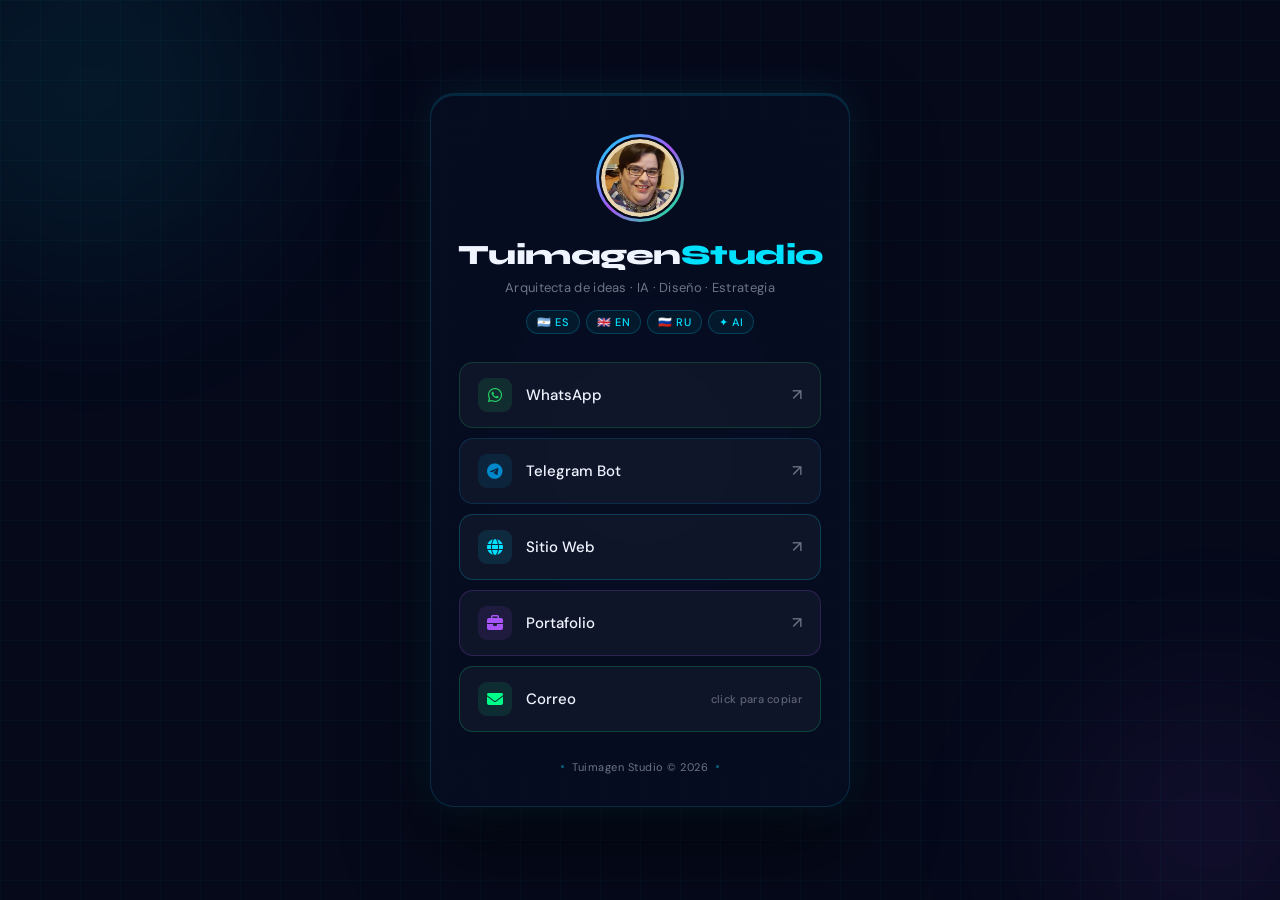
<file: index.html>
<!DOCTYPE html>
<html lang="es">
<head>
  <meta charset="UTF-8" />
  <meta name="viewport" content="width=device-width, initial-scale=1.0" />
  <title>Tuimagen Studio · Link in Bio</title>

  <!-- Google Fonts: Syne (display) + DM Sans (body) -->
  <link rel="preconnect" href="https://fonts.googleapis.com" />
  <link rel="preconnect" href="https://fonts.gstatic.com" crossorigin />
  <link href="https://fonts.googleapis.com/css2?family=Syne:wght@700;800&family=DM+Sans:wght@400;500&display=swap" rel="stylesheet" />

  <!-- Font Awesome for icons -->
  <link rel="stylesheet" href="https://cdnjs.cloudflare.com/ajax/libs/font-awesome/6.5.0/css/all.min.css" />

  <link rel="stylesheet" href="styles.css" />
</head>
<body>

  <!-- ✦ Fondo animado con partículas -->
  <div class="bg-grid"></div>
  <div class="orb orb-1"></div>
  <div class="orb orb-2"></div>
  <div class="orb orb-3"></div>

  <!-- ✦ Tarjeta principal -->
  <main class="card-wrapper">
    <div class="card">

      <!-- Logo / Avatar -->
      <div class="avatar-ring">
        <div class="avatar">
          <img src="LOGO.png" alt="Tuimagen Studio" />
        </div>
      </div>

      <!-- Nombre y tagline -->
      <h1 class="name">Tuimagen<span class="accent">Studio</span></h1>
      <p class="tagline">Arquitecta de ideas · IA · Diseño · Estrategia</p>

      <!-- Tags de identidad -->
      <div class="tags">
        <span class="tag">🇦🇷 ES</span>
        <span class="tag">🇬🇧 EN</span>
        <span class="tag">🇷🇺 RU</span>
        <span class="tag">✦ AI</span>
      </div>

      <!-- ✦ Botones de links -->
      <nav class="links" aria-label="Links de contacto y recursos">

        <!-- WhatsApp -->
        <!-- ✏️ Reemplazá el número con tu número real (sin + ni espacios) -->
        <a href="https://wa.me/79098745709" class="btn btn-whatsapp" target="_blank" rel="noopener">
          <span class="btn-icon"><i class="fa-brands fa-whatsapp"></i></span>
          <span class="btn-label">WhatsApp</span>
          <span class="btn-arrow">↗</span>
        </a>

        <!-- Telegram Bot -->
        <!-- ✏️ Reemplazá con tu username de bot -->
        <a href="https://t.me/TuimagenuevastudioIA_bot" class="btn btn-telegram" target="_blank" rel="noopener">
          <span class="btn-icon"><i class="fa-brands fa-telegram"></i></span>
          <span class="btn-label">Telegram Bot</span>
          <span class="btn-arrow">↗</span>
        </a>

        <!-- Sitio Web -->
        <!-- ✏️ Reemplazá con tu URL -->
        <a href="https://tuimagenstudios.github.io" class="btn btn-web" target="_blank" rel="noopener">
          <span class="btn-icon"><i class="fa-solid fa-globe"></i></span>
          <span class="btn-label">Sitio Web</span>
          <span class="btn-arrow">↗</span>
        </a>

        <!-- Portafolio -->
        <!-- ✏️ Reemplazá con el link de tu portafolio -->
        <a href="https://tuimagenstudio.netlify.app" class="btn btn-portfolio" target="_blank" rel="noopener">
          <span class="btn-icon"><i class="fa-solid fa-briefcase"></i></span>
          <span class="btn-label">Portafolio</span>
          <span class="btn-arrow">↗</span>
        </a>

        <!-- Correo (con copia al portapapeles) -->
        <!-- ✏️ Reemplazá con tu email real -->
        <button class="btn btn-email" data-email="hola@tuimagen.com" onclick="copyEmail(this)">
          <span class="btn-icon"><i class="fa-solid fa-envelope"></i></span>
          <span class="btn-label">Correo</span>
          <span class="btn-copy-hint">click para copiar</span>
        </button>

      </nav>

      <!-- Footer de la tarjeta -->
      <footer class="card-footer">
        <span class="footer-dot"></span>
        <span>Tuimagen Studio © 2026</span>
        <span class="footer-dot"></span>
      </footer>

    </div>
  </main>

  <!-- Toast de confirmación al copiar email -->
  <div class="toast" id="toast">✓ Email copiado al portapapeles</div>

  <script src="script.js"></script>
</body>
</html>
</file>
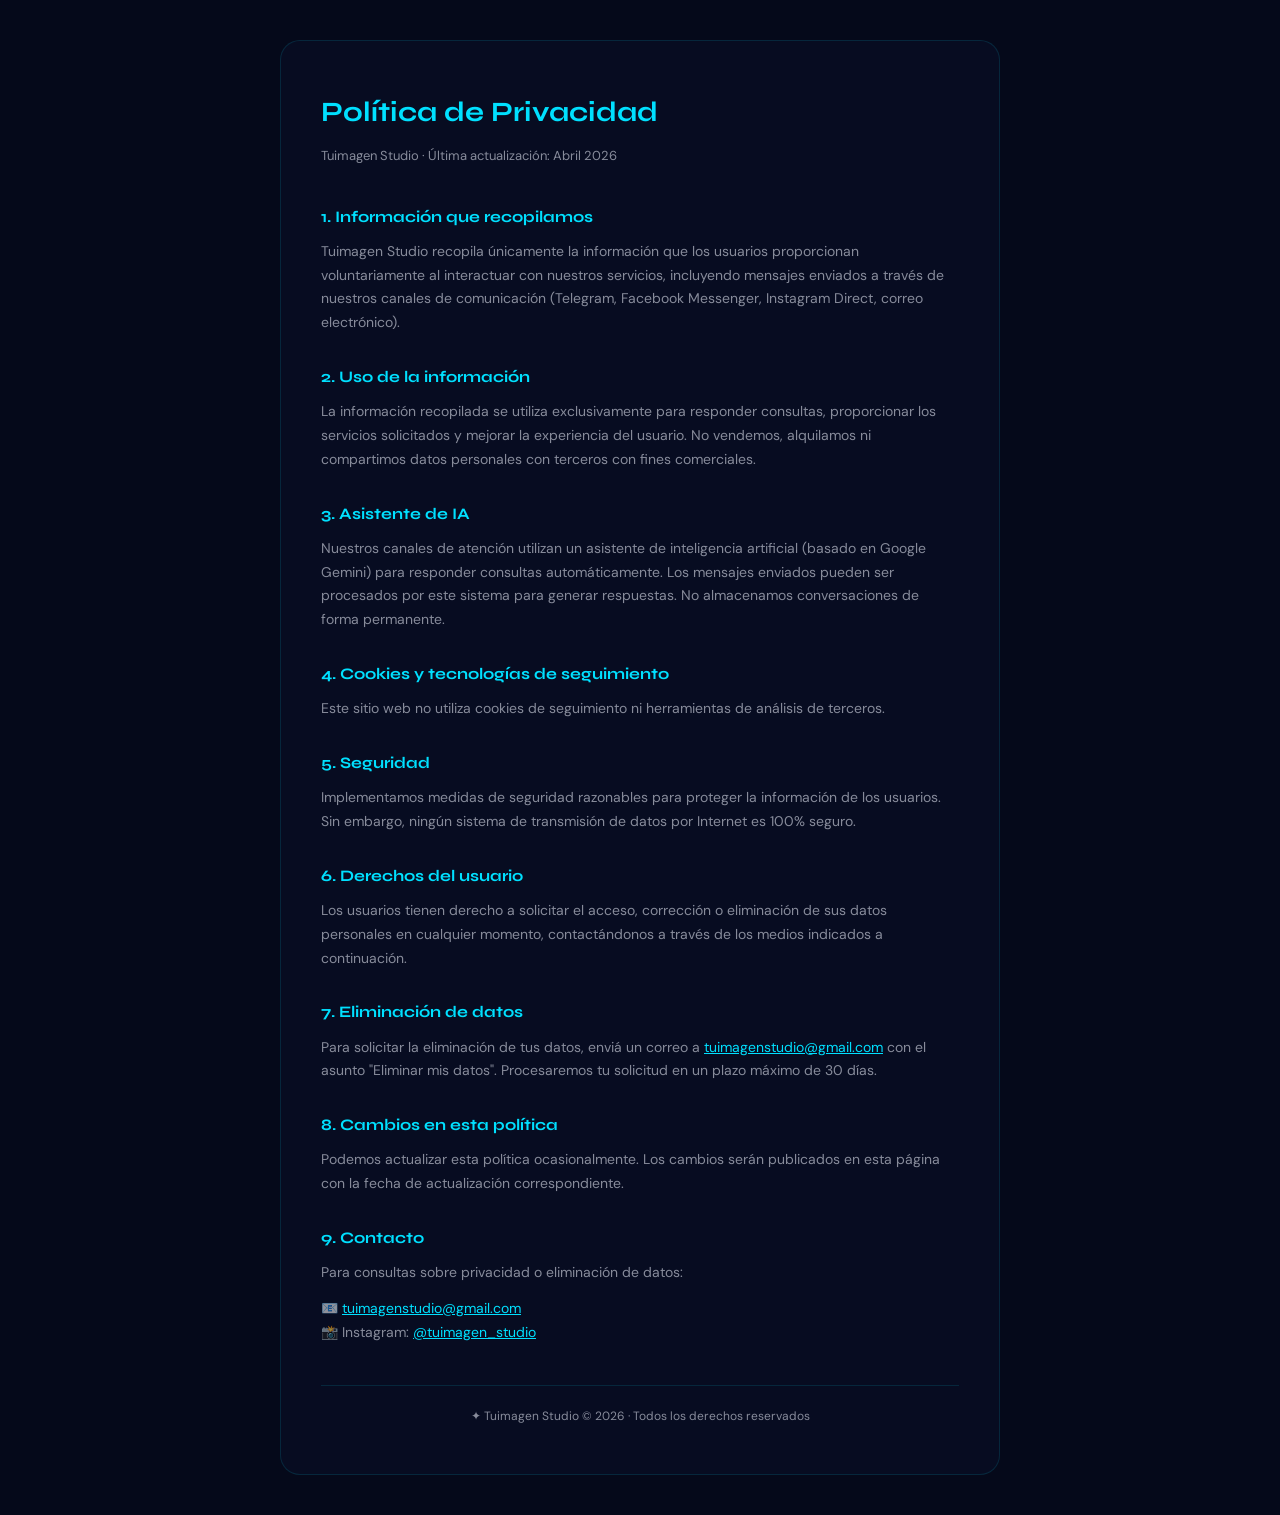
<file: privacy.html>
<!DOCTYPE html>
<html lang="es">
<head>
  <meta charset="UTF-8" />
  <meta name="viewport" content="width=device-width, initial-scale=1.0" />
  <title>Política de Privacidad · Tuimagen Studio</title>
  <link href="https://fonts.googleapis.com/css2?family=DM+Sans:wght@400;500&family=Syne:wght@700&display=swap" rel="stylesheet" />
  <style>
    :root {
      --bg: #05091a;
      --card: rgba(8,14,35,0.9);
      --cyan: #00e0ff;
      --white: #f0f4ff;
      --muted: rgba(240,244,255,0.55);
      --border: rgba(0,224,255,0.12);
    }
    * { box-sizing: border-box; margin: 0; padding: 0; }
    body {
      background: var(--bg);
      color: var(--white);
      font-family: 'DM Sans', sans-serif;
      padding: 40px 20px;
      line-height: 1.7;
    }
    .container {
      max-width: 720px;
      margin: 0 auto;
      background: var(--card);
      border: 1px solid var(--border);
      border-radius: 20px;
      padding: 48px 40px;
    }
    h1 {
      font-family: 'Syne', sans-serif;
      font-size: 28px;
      color: var(--cyan);
      margin-bottom: 8px;
    }
    .subtitle {
      color: var(--muted);
      font-size: 13px;
      margin-bottom: 36px;
    }
    h2 {
      font-family: 'Syne', sans-serif;
      font-size: 16px;
      color: var(--cyan);
      margin: 28px 0 10px;
    }
    p { color: var(--muted); margin-bottom: 12px; font-size: 14px; }
    a { color: var(--cyan); }
    .footer {
      margin-top: 40px;
      padding-top: 20px;
      border-top: 1px solid var(--border);
      font-size: 12px;
      color: var(--muted);
      text-align: center;
    }
    @media (max-width: 480px) {
      .container { padding: 32px 20px; }
    }
  </style>
</head>
<body>
  <div class="container">
    <h1>Política de Privacidad</h1>
    <p class="subtitle">Tuimagen Studio · Última actualización: Abril 2026</p>

    <h2>1. Información que recopilamos</h2>
    <p>Tuimagen Studio recopila únicamente la información que los usuarios proporcionan voluntariamente al interactuar con nuestros servicios, incluyendo mensajes enviados a través de nuestros canales de comunicación (Telegram, Facebook Messenger, Instagram Direct, correo electrónico).</p>

    <h2>2. Uso de la información</h2>
    <p>La información recopilada se utiliza exclusivamente para responder consultas, proporcionar los servicios solicitados y mejorar la experiencia del usuario. No vendemos, alquilamos ni compartimos datos personales con terceros con fines comerciales.</p>

    <h2>3. Asistente de IA</h2>
    <p>Nuestros canales de atención utilizan un asistente de inteligencia artificial (basado en Google Gemini) para responder consultas automáticamente. Los mensajes enviados pueden ser procesados por este sistema para generar respuestas. No almacenamos conversaciones de forma permanente.</p>

    <h2>4. Cookies y tecnologías de seguimiento</h2>
    <p>Este sitio web no utiliza cookies de seguimiento ni herramientas de análisis de terceros.</p>

    <h2>5. Seguridad</h2>
    <p>Implementamos medidas de seguridad razonables para proteger la información de los usuarios. Sin embargo, ningún sistema de transmisión de datos por Internet es 100% seguro.</p>

    <h2>6. Derechos del usuario</h2>
    <p>Los usuarios tienen derecho a solicitar el acceso, corrección o eliminación de sus datos personales en cualquier momento, contactándonos a través de los medios indicados a continuación.</p>

    <h2>7. Eliminación de datos</h2>
    <p>Para solicitar la eliminación de tus datos, enviá un correo a <a href="mailto:tuimagenstudio@gmail.com">tuimagenstudio@gmail.com</a> con el asunto "Eliminar mis datos". Procesaremos tu solicitud en un plazo máximo de 30 días.</p>

    <h2>8. Cambios en esta política</h2>
    <p>Podemos actualizar esta política ocasionalmente. Los cambios serán publicados en esta página con la fecha de actualización correspondiente.</p>

    <h2>9. Contacto</h2>
    <p>Para consultas sobre privacidad o eliminación de datos:</p>
    <p>📧 <a href="mailto:tuimagenstudio@gmail.com">tuimagenstudio@gmail.com</a><br/>
    📸 Instagram: <a href="https://www.instagram.com/tuimagen_studio" target="_blank">@tuimagen_studio</a></p>

    <div class="footer">
      ✦ Tuimagen Studio © 2026 · Todos los derechos reservados
    </div>
  </div>
</body>
</html>
</file>
<file: styles.css>
/* ============================================
   TUIMAGEN STUDIO · Link in Bio Card
   Paleta: #05091a (fondo) · #00e0ff (cyan)
           #00ff88 (verde) · #a855f7 (violeta)
   Fuentes: Syne 700/800 · DM Sans 400/500
   ============================================ */

/* ── Variables de diseño ── */
:root {
  --bg:         #05091a;
  --card-bg:    rgba(8, 14, 35, 0.85);
  --border:     rgba(0, 224, 255, 0.15);
  --cyan:       #00e0ff;
  --green:      #00ff88;
  --violet:     #a855f7;
  --white:      #f0f4ff;
  --muted:      rgba(240, 244, 255, 0.45);
  --font-display: 'Syne', sans-serif;
  --font-body:    'DM Sans', sans-serif;
  --radius-card:  24px;
  --radius-btn:   14px;
  --shadow-glow:  0 0 40px rgba(0, 224, 255, 0.08);
}

/* ── Reset base ── */
*, *::before, *::after {
  box-sizing: border-box;
  margin: 0;
  padding: 0;
}

html, body {
  height: 100%;
  min-height: 100dvh;
}

body {
  background-color: var(--bg);
  color: var(--white);
  font-family: var(--font-body);
  display: flex;
  align-items: center;
  justify-content: center;
  padding: 24px 16px;
  overflow-x: hidden;
  -webkit-font-smoothing: antialiased;
}

/* ── Fondo: grid sutil ── */
.bg-grid {
  position: fixed;
  inset: 0;
  background-image:
    linear-gradient(rgba(0, 224, 255, 0.03) 1px, transparent 1px),
    linear-gradient(90deg, rgba(0, 224, 255, 0.03) 1px, transparent 1px);
  background-size: 40px 40px;
  pointer-events: none;
  z-index: 0;
}

/* ── Orbes de luz ambiental ── */
.orb {
  position: fixed;
  border-radius: 50%;
  filter: blur(80px);
  pointer-events: none;
  z-index: 0;
  animation: orb-drift 12s ease-in-out infinite alternate;
}
.orb-1 {
  width: 380px; height: 380px;
  background: rgba(0, 224, 255, 0.07);
  top: -100px; left: -100px;
  animation-duration: 14s;
}
.orb-2 {
  width: 300px; height: 300px;
  background: rgba(168, 85, 247, 0.08);
  bottom: -80px; right: -80px;
  animation-duration: 10s;
  animation-direction: alternate-reverse;
}
.orb-3 {
  width: 200px; height: 200px;
  background: rgba(0, 255, 136, 0.06);
  top: 50%; left: 50%;
  transform: translate(-50%, -50%);
  animation-duration: 18s;
}

@keyframes orb-drift {
  from { transform: translate(0, 0) scale(1); }
  to   { transform: translate(30px, 20px) scale(1.1); }
}

/* ── Wrapper de la tarjeta ── */
.card-wrapper {
  position: relative;
  z-index: 1;
  width: 100%;
  max-width: 420px;

  /* Fade-in al cargar */
  animation: card-in 0.8s cubic-bezier(0.22, 1, 0.36, 1) both;
}

@keyframes card-in {
  from {
    opacity: 0;
    transform: translateY(32px) scale(0.97);
  }
  to {
    opacity: 1;
    transform: translateY(0) scale(1);
  }
}

/* ── La tarjeta ── */
.card {
  background: var(--card-bg);
  border: 1px solid var(--border);
  border-radius: var(--radius-card);
  padding: 40px 28px 32px;
  backdrop-filter: blur(24px);
  -webkit-backdrop-filter: blur(24px);
  box-shadow:
    var(--shadow-glow),
    0 2px 0 rgba(0, 224, 255, 0.12) inset,
    0 40px 80px rgba(0, 0, 0, 0.5);
  display: flex;
  flex-direction: column;
  align-items: center;
  gap: 0;
}

.avatar img {
  object-fit: contain;
  padding: 4px;
  background: #e8d5b0;
}

/* ── Avatar / Logo ── */
.avatar-ring {
  width: 88px;
  height: 88px;
  border-radius: 50%;
  padding: 3px;
  background: linear-gradient(135deg, var(--cyan), var(--violet), var(--green));
  margin-bottom: 18px;
  animation: ring-rotate 8s linear infinite;
}

@keyframes ring-rotate {
  from { filter: hue-rotate(0deg); }
  to   { filter: hue-rotate(360deg); }
}

.avatar {
  width: 100%;
  height: 100%;
  border-radius: 50%;
  background: var(--bg);
  display: flex;
  align-items: center;
  justify-content: center;
  overflow: hidden;
  border: 2px solid var(--bg);
}

/* Si usás imagen: */
.avatar img {
  width: 100%;
  height: 100%;
  object-fit: cover;
  border-radius: 50%;
}

.avatar-letter {
  font-family: var(--font-display);
  font-size: 36px;
  font-weight: 800;
  background: linear-gradient(135deg, var(--cyan), var(--violet));
  -webkit-background-clip: text;
  -webkit-text-fill-color: transparent;
  background-clip: text;
  line-height: 1;
}

/* ── Nombre ── */
.name {
  font-family: var(--font-display);
  font-size: clamp(22px, 6vw, 28px);
  font-weight: 800;
  letter-spacing: -0.5px;
  color: var(--white);
  text-align: center;
  line-height: 1.1;
  margin-bottom: 8px;
}

.name .accent {
  color: var(--cyan);
}

/* ── Tagline ── */
.tagline {
  font-size: 13px;
  color: var(--muted);
  text-align: center;
  letter-spacing: 0.3px;
  margin-bottom: 14px;
  font-weight: 400;
}

/* ── Tags de idioma ── */
.tags {
  display: flex;
  gap: 6px;
  flex-wrap: wrap;
  justify-content: center;
  margin-bottom: 28px;
}

.tag {
  font-size: 11px;
  font-weight: 500;
  padding: 4px 10px;
  border-radius: 20px;
  border: 1px solid rgba(0, 224, 255, 0.2);
  color: var(--cyan);
  background: rgba(0, 224, 255, 0.06);
  letter-spacing: 0.5px;
}

/* ── Contenedor de links ── */
.links {
  width: 100%;
  display: flex;
  flex-direction: column;
  gap: 10px;
  margin-bottom: 28px;
}

/* ── Botones base ── */
.btn {
  display: flex;
  align-items: center;
  gap: 14px;
  width: 100%;
  padding: 15px 18px;
  border-radius: var(--radius-btn);
  border: 1px solid transparent;
  background: rgba(255, 255, 255, 0.04);
  color: var(--white);
  font-family: var(--font-body);
  font-size: 15px;
  font-weight: 500;
  text-decoration: none;
  cursor: pointer;
  transition:
    transform 0.15s ease,
    background 0.2s ease,
    border-color 0.2s ease,
    box-shadow 0.2s ease;
  position: relative;
  overflow: hidden;

  /* Entrada escalonada */
  animation: btn-slide-in 0.6s cubic-bezier(0.22, 1, 0.36, 1) both;
}

/* Cada botón entra con delay distinto */
.btn:nth-child(1) { animation-delay: 0.15s; }
.btn:nth-child(2) { animation-delay: 0.22s; }
.btn:nth-child(3) { animation-delay: 0.29s; }
.btn:nth-child(4) { animation-delay: 0.36s; }
.btn:nth-child(5) { animation-delay: 0.43s; }

@keyframes btn-slide-in {
  from { opacity: 0; transform: translateX(-16px); }
  to   { opacity: 1; transform: translateX(0); }
}

/* Efecto hover: levitar + brillo */
.btn:hover {
  transform: translateY(-2px);
}

/* Efecto press: hundir */
.btn:active {
  transform: translateY(1px) scale(0.98);
}

/* Ícono del botón */
.btn-icon {
  width: 34px;
  height: 34px;
  border-radius: 9px;
  display: flex;
  align-items: center;
  justify-content: center;
  font-size: 16px;
  flex-shrink: 0;
  transition: transform 0.2s ease;
}

.btn:hover .btn-icon {
  transform: scale(1.1) rotate(-5deg);
}

/* Flecha de dirección */
.btn-arrow {
  margin-left: auto;
  font-size: 16px;
  opacity: 0.4;
  transition: opacity 0.2s ease, transform 0.2s ease;
}

.btn:hover .btn-arrow {
  opacity: 1;
  transform: translate(2px, -2px);
}

/* Hint de copiar email */
.btn-copy-hint {
  margin-left: auto;
  font-size: 11px;
  opacity: 0.35;
  letter-spacing: 0.3px;
  transition: opacity 0.2s;
}
.btn:hover .btn-copy-hint {
  opacity: 0.7;
}

/* ── Colores por plataforma ── */

/* WhatsApp */
.btn-whatsapp {
  border-color: rgba(37, 211, 102, 0.2);
}
.btn-whatsapp:hover {
  background: rgba(37, 211, 102, 0.08);
  border-color: rgba(37, 211, 102, 0.4);
  box-shadow: 0 4px 20px rgba(37, 211, 102, 0.12);
}
.btn-whatsapp .btn-icon {
  background: rgba(37, 211, 102, 0.12);
  color: #25d366;
}

/* Telegram */
.btn-telegram {
  border-color: rgba(0, 136, 204, 0.2);
}
.btn-telegram:hover {
  background: rgba(0, 136, 204, 0.08);
  border-color: rgba(0, 136, 204, 0.4);
  box-shadow: 0 4px 20px rgba(0, 136, 204, 0.12);
}
.btn-telegram .btn-icon {
  background: rgba(0, 136, 204, 0.12);
  color: #0088cc;
}

/* Web */
.btn-web {
  border-color: rgba(0, 224, 255, 0.2);
}
.btn-web:hover {
  background: rgba(0, 224, 255, 0.06);
  border-color: rgba(0, 224, 255, 0.4);
  box-shadow: 0 4px 20px rgba(0, 224, 255, 0.1);
}
.btn-web .btn-icon {
  background: rgba(0, 224, 255, 0.1);
  color: var(--cyan);
}

/* Portafolio */
.btn-portfolio {
  border-color: rgba(168, 85, 247, 0.2);
}
.btn-portfolio:hover {
  background: rgba(168, 85, 247, 0.07);
  border-color: rgba(168, 85, 247, 0.4);
  box-shadow: 0 4px 20px rgba(168, 85, 247, 0.12);
}
.btn-portfolio .btn-icon {
  background: rgba(168, 85, 247, 0.1);
  color: var(--violet);
}

/* Correo */
.btn-email {
  border-color: rgba(0, 255, 136, 0.2);
  background: rgba(255, 255, 255, 0.04);
}
.btn-email:hover {
  background: rgba(0, 255, 136, 0.06);
  border-color: rgba(0, 255, 136, 0.4);
  box-shadow: 0 4px 20px rgba(0, 255, 136, 0.1);
}
.btn-email .btn-icon {
  background: rgba(0, 255, 136, 0.1);
  color: var(--green);
}

/* Estado "copiado" */
.btn-email.copied {
  border-color: var(--green);
  background: rgba(0, 255, 136, 0.08);
}
.btn-email.copied .btn-copy-hint {
  color: var(--green);
  opacity: 1;
}

/* ── Footer de tarjeta ── */
.card-footer {
  display: flex;
  align-items: center;
  gap: 8px;
  font-size: 11px;
  color: var(--muted);
  letter-spacing: 0.5px;
}

.footer-dot {
  width: 3px;
  height: 3px;
  border-radius: 50%;
  background: var(--cyan);
  opacity: 0.4;
}

/* ── Toast de confirmación ── */
.toast {
  position: fixed;
  bottom: 28px;
  left: 50%;
  transform: translateX(-50%) translateY(20px);
  background: rgba(0, 255, 136, 0.15);
  border: 1px solid rgba(0, 255, 136, 0.4);
  color: var(--green);
  padding: 10px 20px;
  border-radius: 40px;
  font-size: 13px;
  font-weight: 500;
  backdrop-filter: blur(12px);
  z-index: 100;
  opacity: 0;
  pointer-events: none;
  transition: opacity 0.3s ease, transform 0.3s ease;
}

.toast.show {
  opacity: 1;
  transform: translateX(-50%) translateY(0);
}

/* ── Responsive ── */
@media (max-width: 480px) {
  .card {
    padding: 32px 20px 28px;
    border-radius: 20px;
  }
  .btn {
    padding: 14px 16px;
    font-size: 14px;
  }
}
</file>
